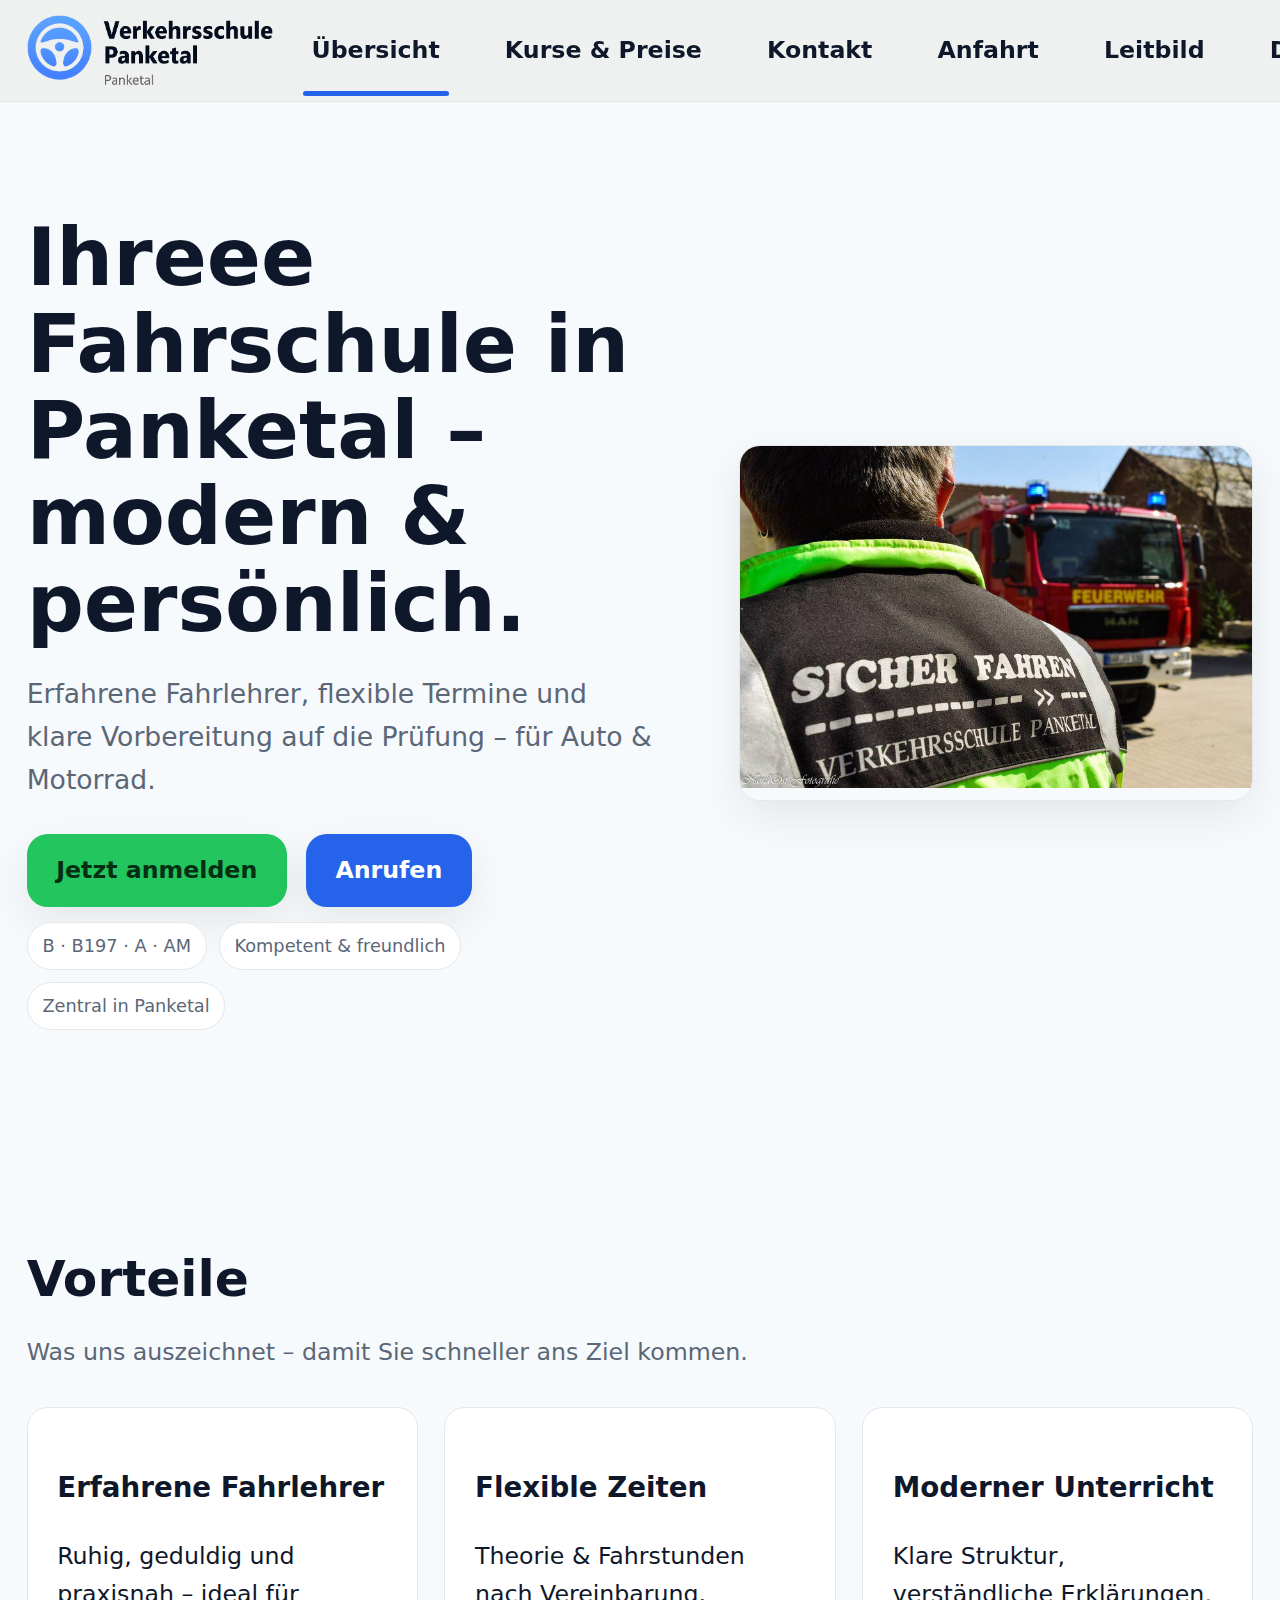
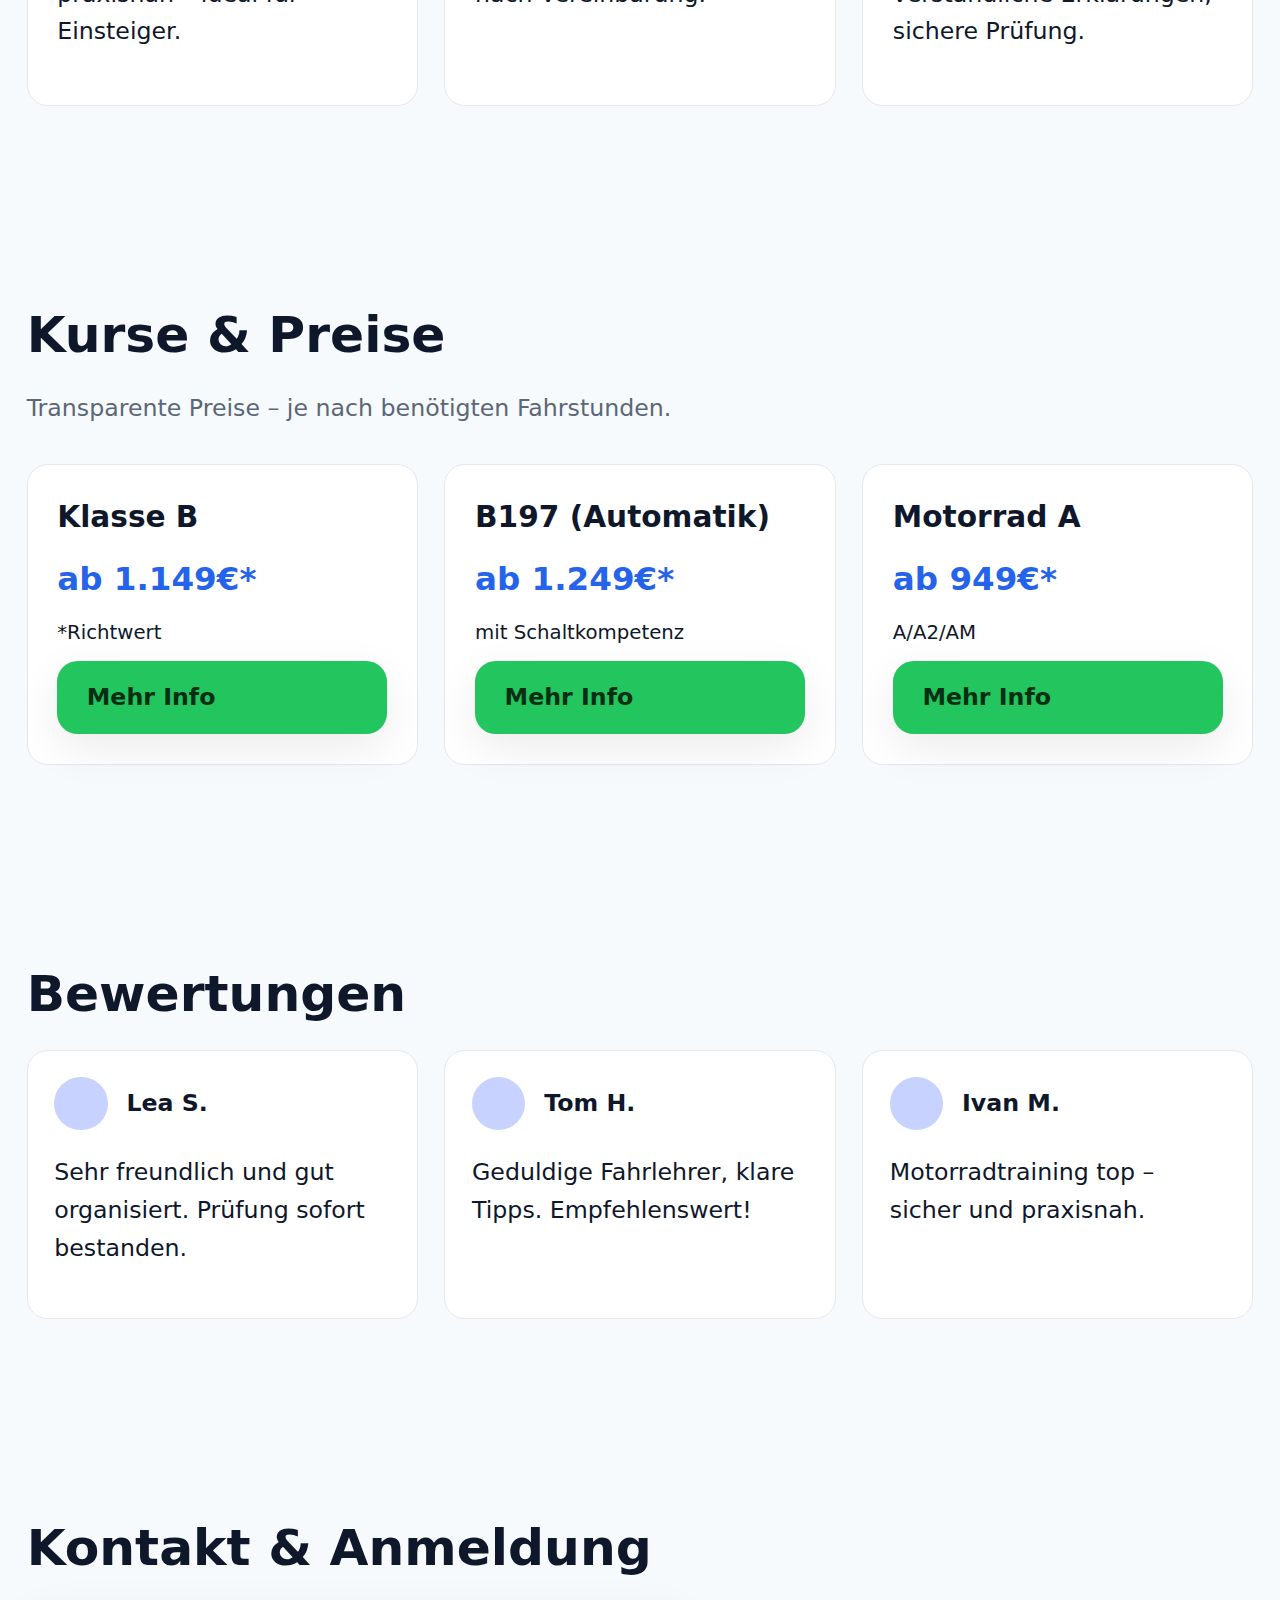
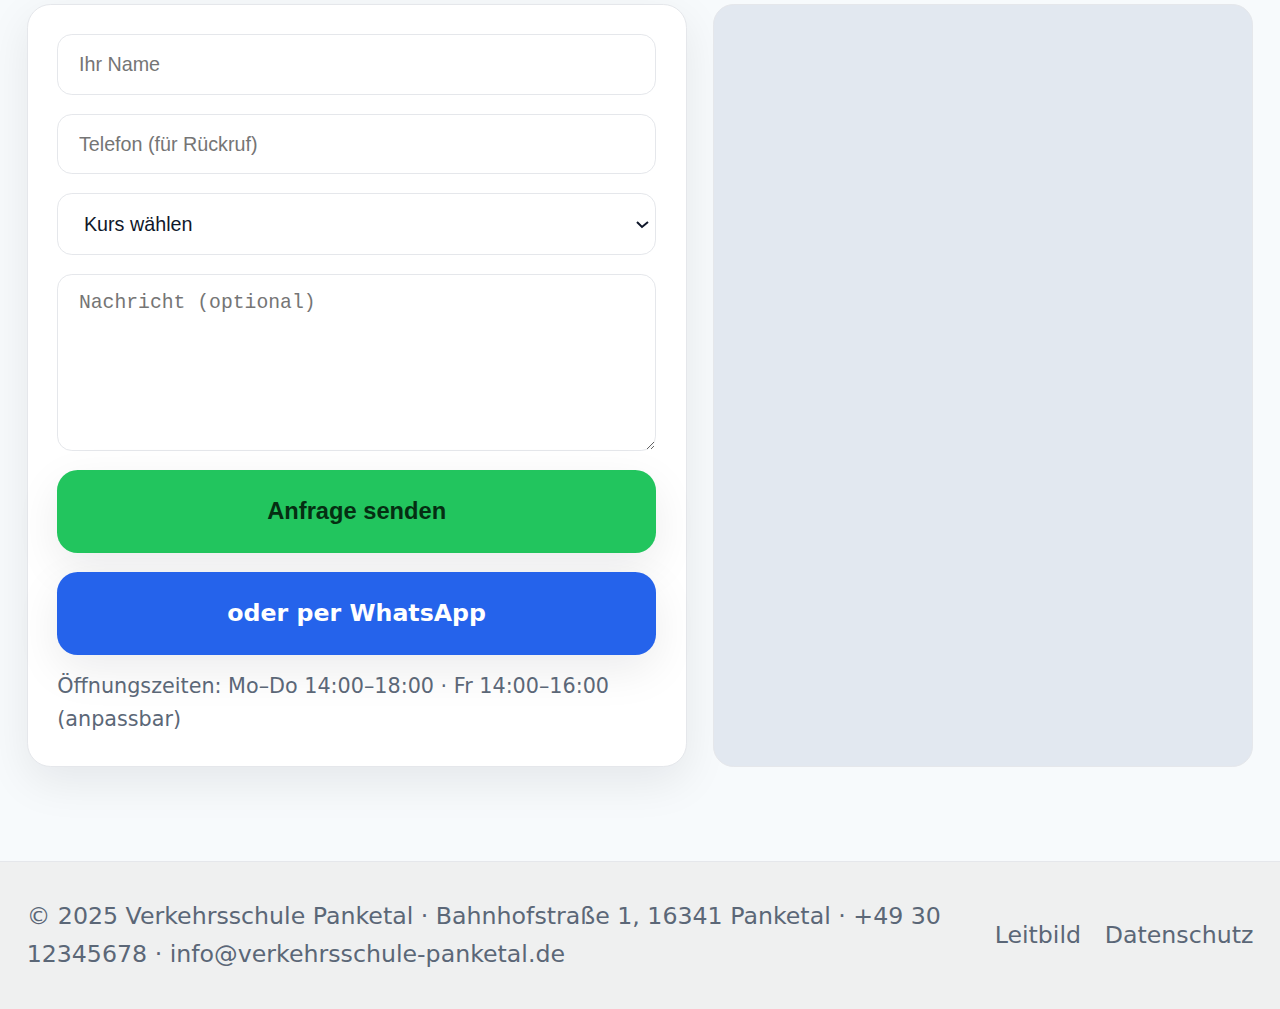
<file: index.html>
<!DOCTYPE html>
<html lang="de">

<head>
  <meta charset="utf-8">
  <meta name="viewport" content="width=device-width, initial-scale=1">
  <title>Übersicht – Verkehrsschule Panketal</title>
  <meta name="description" content="Verkehrsschule Panketal – Moderne Fahrschule in Panketal.">
  <link rel="stylesheet" href="assets/css/base.css">
  <link rel="stylesheet" href="assets/css/home.css">
  <link rel="icon" href="assets/img/favicon.png">
</head>

<body>
  <header class="header">
    <div class="container nav">
      <a class="brand" href="index.html">
        <div class="brand__logo">
          <img src="assets/img/logo-new.png" alt="Verkehrsschule Panketal">
        </div>
      </a>
      <nav class="nav__links">
        <a href="index.html">Übersicht</a>
        <a href="kurse.html">Kurse & Preise</a>
        <a href="kontakt.html">Kontakt</a>
        <a href="anfahrt.html">Anfahrt</a>
        <a href="leitbild.html">Leitbild</a>
        <a href="datenschutz.html">Datenschutz</a>
        <a class="btn btn--secondary" href="tel:+493012345678">Anrufen</a>
        <a class="btn btn--primary" href="#" onclick="waMessage()">WhatsApp</a>
      </nav>
      <button class="mobile-toggle">
        <svg fill="none" stroke-width="2" viewBox="0 0 24 24">
          <path stroke-linecap="round" stroke-linejoin="round" d="M4 6h16M4 12h16M4 18h16" />
        </svg>
        Menü
      </button>

    </div>
  </header>
  <main>
    <div class="container">

      <section class="hero">
        <div class="hero__wrap">
          <div>
            <h1 class="hero__title">Ihreee Fahrschule in Panketal – modern & persönlich.</h1>
            <p class="hero__subtitle">Erfahrene Fahrlehrer, flexible Termine und klare Vorbereitung auf die Prüfung –
              für Auto & Motorrad.</p>
            <div style="display:flex; gap:.8rem; flex-wrap:wrap">
              <a class="btn btn--primary" href="#kontakt">Jetzt anmelden</a>
              <a class="btn btn--secondary" href="tel:+493012345678">Anrufen</a>
            </div>
            <div class="badges">
              <span class="badge">B · B197 · A · AM</span>
              <span class="badge">Kompetent & freundlich</span>
              <span class="badge">Zentral in Panketal</span>
            </div>
          </div>
          <div class="hero__media">
            <img src="assets/img/hero.jpg" alt="Verkehrsschule Panketal – Autos & Motorräder">
          </div>
        </div>
      </section>

      <section class="section" id="vorteile">
        <h2 class="section__title">Vorteile</h2>
        <p class="section__desc">Was uns auszeichnet – damit Sie schneller ans Ziel kommen.</p>
        <div class="grid-3">
          <div class="feature">
            <h3>Erfahrene Fahrlehrer</h3>
            <p>Ruhig, geduldig und praxisnah – ideal für Einsteiger.</p>
          </div>
          <div class="feature">
            <h3>Flexible Zeiten</h3>
            <p>Theorie & Fahrstunden nach Vereinbarung.</p>
          </div>
          <div class="feature">
            <h3>Moderner Unterricht</h3>
            <p>Klare Struktur, verständliche Erklärungen, sichere Prüfung.</p>
          </div>
        </div>
      </section>

      <section class="section" id="kurse">
        <h2 class="section__title">Kurse & Preise</h2>
        <p class="section__desc">Transparente Preise – je nach benötigten Fahrstunden.</p>
        <div class="grid-3">
          <div class="kurs">
            <h3>Klasse B</h3>
            <div class="price">ab 1.149€*</div><small>*Richtwert</small><a class="btn btn--primary"
              href="kurse.html#b">Mehr Info</a>
          </div>
          <div class="kurs">
            <h3>B197 (Automatik)</h3>
            <div class="price">ab 1.249€*</div><small>mit Schaltkompetenz</small><a class="btn btn--primary"
              href="kurse.html#b197">Mehr Info</a>
          </div>
          <div class="kurs">
            <h3>Motorrad A</h3>
            <div class="price">ab 949€*</div><small>A/A2/AM</small><a class="btn btn--primary" href="kurse.html#a">Mehr
              Info</a>
          </div>
        </div>
      </section>

      <section class="section" id="bewertungen">
        <h2 class="section__title">Bewertungen</h2>
        <div class="reviews">
          <div class="review">
            <div class="who"><span class="avatar"></span><strong>Lea S.</strong></div>
            <p>Sehr freundlich und gut organisiert. Prüfung sofort bestanden.</p>
          </div>
          <div class="review">
            <div class="who"><span class="avatar"></span><strong>Tom H.</strong></div>
            <p>Geduldige Fahrlehrer, klare Tipps. Empfehlenswert!</p>
          </div>
          <div class="review">
            <div class="who"><span class="avatar"></span><strong>Ivan M.</strong></div>
            <p>Motorradtraining top – sicher und praxisnah.</p>
          </div>
        </div>
      </section>

      <section class="section" id="kontakt">
        <h2 class="section__title">Kontakt & Anmeldung</h2>
        <div class="contact">
          <div class="card">
            <form id="contact-form" class="form">
              <input class="input" name="name" placeholder="Ihr Name" required>
              <input class="input" name="telefon" placeholder="Telefon (für Rückruf)" required>
              <select class="select" name="kurs" required>
                <option value="">Kurs wählen</option>
                <option>B</option>
                <option>B197</option>
                <option>A</option>
                <option>AM</option>
              </select>
              <textarea class="textarea" name="nachricht" placeholder="Nachricht (optional)"></textarea>
              <button class="btn btn--primary" type="submit">Anfrage senden</button>
              <a class="btn btn--secondary" href="#" onclick="waMessage()">oder per WhatsApp</a>
            </form>
            <div style="margin-top:10px; color:var(--muted); font-size:14px">
              Öffnungszeiten: Mo–Do 14:00–18:00 · Fr 14:00–16:00 (anpassbar)
            </div>
          </div>
          <div class="map">
            <iframe title="Karte" width="100%" height="100%" style="border:0" loading="lazy"
              referrerpolicy="no-referrer-when-downgrade"
              src="https://www.google.com/maps/embed?pb=!1m18!1m12!1m3!1d10341.257!2d13.528!3d52.635!2m3!1f0!2f0!3f0!3m2!1i1024!2i768!4f13.1!3m3!1m2!1s0x47a850a5d3e3abf7%3A0x0!2sPanketal!5e0!3m2!1sde!2sde!4v0000000"></iframe>
          </div>
        </div>
      </section>

    </div>
  </main>
  <footer class="footer">
    <div class="container footer__grid">
      <div>
        © 2025 Verkehrsschule Panketal · Bahnhofstraße 1, 16341 Panketal ·
        <a href="tel:+493012345678">+49 30 12345678</a> ·
        <a href="mailto:info@verkehrsschule-panketal.de">info@verkehrsschule-panketal.de</a>
      </div>
      <div style="display:flex; gap:1rem">
        <a href="leitbild.html">Leitbild</a>
        <a href="datenschutz.html">Datenschutz</a>
      </div>
    </div>
  </footer>
  <script src="assets/js/base.js"></script>
  <script src="assets/js/home.js"></script>
</body>

</html>
</file>
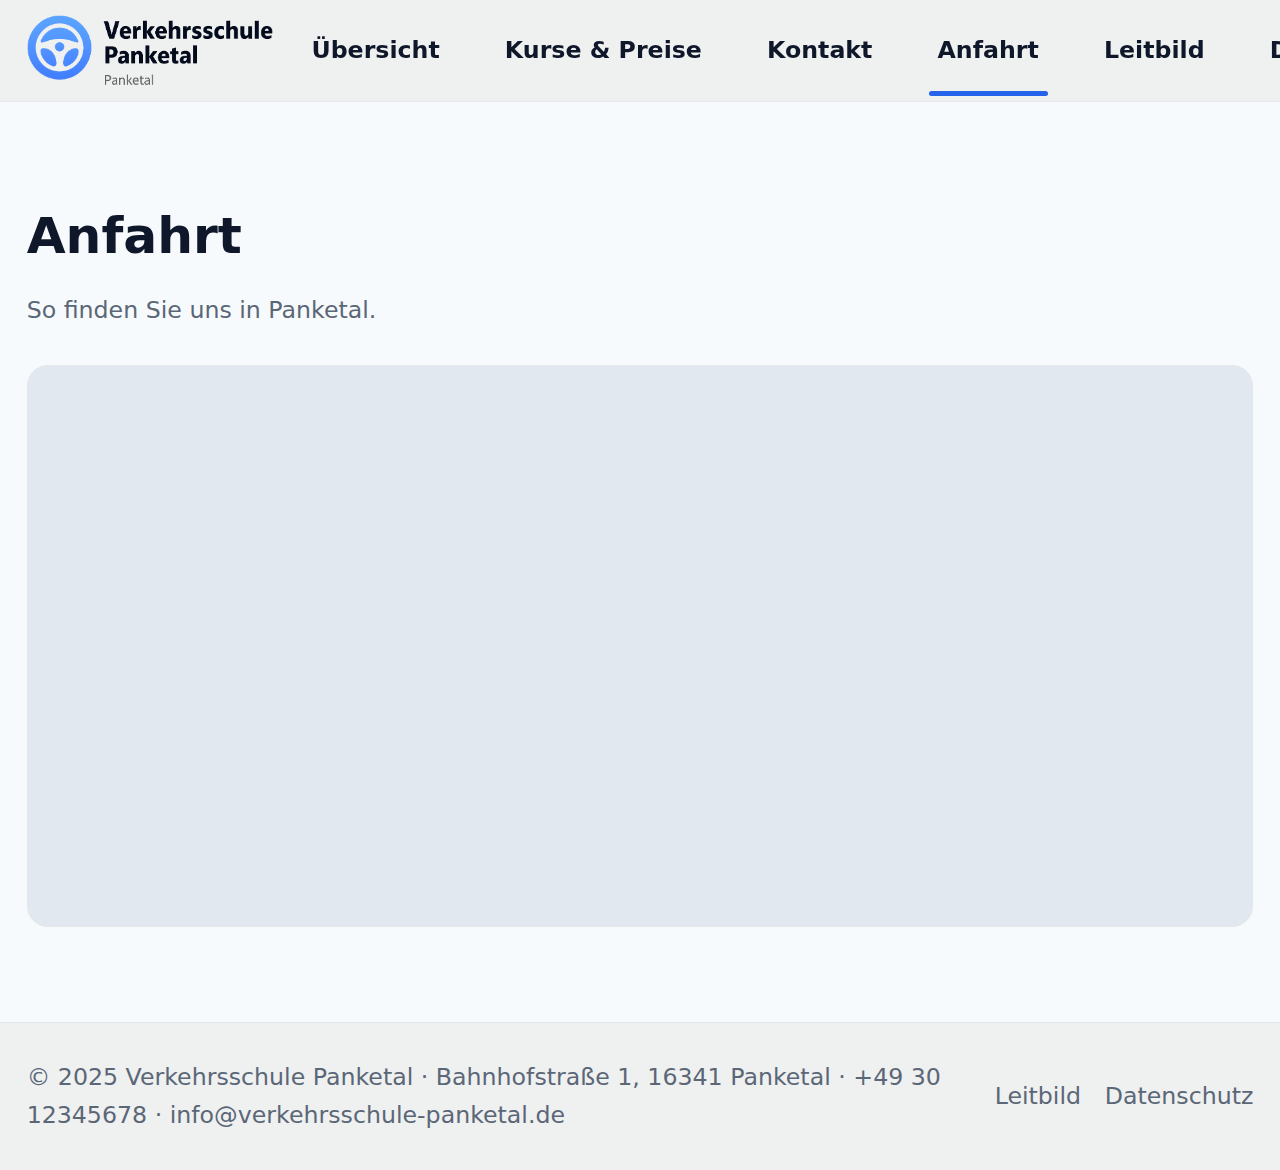
<file: anfahrt.html>
<!DOCTYPE html>
<html lang="de">

<head>
  <meta charset="utf-8">
  <meta name="viewport" content="width=device-width, initial-scale=1">
  <title>Anfahrt – Verkehrsschule Panketal</title>
  <meta name="description" content="Verkehrsschule Panketal – Moderne Fahrschule in Panketal.">
  <link rel="stylesheet" href="assets/css/base.css">
  <link rel="stylesheet" href="assets/css/anfahrt.css">
  <link rel="icon" href="assets/img/favicon.png">
</head>

<body>
  <header class="header">
    <div class="container nav">
      <a class="brand" href="index.html">
        <div class="brand__logo">
          <img src="assets/img/logo-new.png" alt="Verkehrsschule Panketal">
        </div>
      </a>
      <nav class="nav__links">
        <a href="index.html">Übersicht</a>
        <a href="kurse.html">Kurse & Preise</a>
        <a href="kontakt.html">Kontakt</a>
        <a href="anfahrt.html">Anfahrt</a>
        <a href="leitbild.html">Leitbild</a>
        <a href="datenschutz.html">Datenschutz</a>
        <a class="btn btn--secondary" href="tel:+493012345678">Anrufen</a>
        <a class="btn btn--primary" href="#" onclick="waMessage()">WhatsApp</a>
      </nav>
      <button class="mobile-toggle">
        <svg fill="none" stroke-width="2" viewBox="0 0 24 24">
          <path stroke-linecap="round" stroke-linejoin="round" d="M4 6h16M4 12h16M4 18h16" />
        </svg>
        Menü
      </button>
    </div>
  </header>
  <main>
    <div class="container">

      <section class="section">
        <h1 class="section__title">Anfahrt</h1>
        <p class="section__desc">So finden Sie uns in Panketal.</p>
        <div class="map" style="height:380px">
          <iframe title="Karte" width="100%" height="100%" style="border:0" loading="lazy"
            referrerpolicy="no-referrer-when-downgrade"
            src="https://www.google.com/maps/embed?pb=!1m18!1m12!1m3!1d10341.257!2d13.528!3d52.635!2m3!1f0!2f0!3f0!3m2!1i1024!2i768!4f13.1!3m3!1m2!1s0x47a850a5d3e3abf7%3A0x0!2sPanketal!5e0!3m2!1sde!2sde!4v0000000"></iframe>
        </div>
      </section>

    </div>
  </main>
  <footer class="footer">
    <div class="container footer__grid">
      <div>
        © 2025 Verkehrsschule Panketal · Bahnhofstraße 1, 16341 Panketal ·
        <a href="tel:+493012345678">+49 30 12345678</a> ·
        <a href="mailto:info@verkehrsschule-panketal.de">info@verkehrsschule-panketal.de</a>
      </div>
      <div style="display:flex; gap:1rem">
        <a href="leitbild.html">Leitbild</a>
        <a href="datenschutz.html">Datenschutz</a>
      </div>
    </div>
  </footer>
  <script src="assets/js/base.js"></script>
  <script src="assets/js/anfahrt.js"></script>
</body>

</html>
</file>
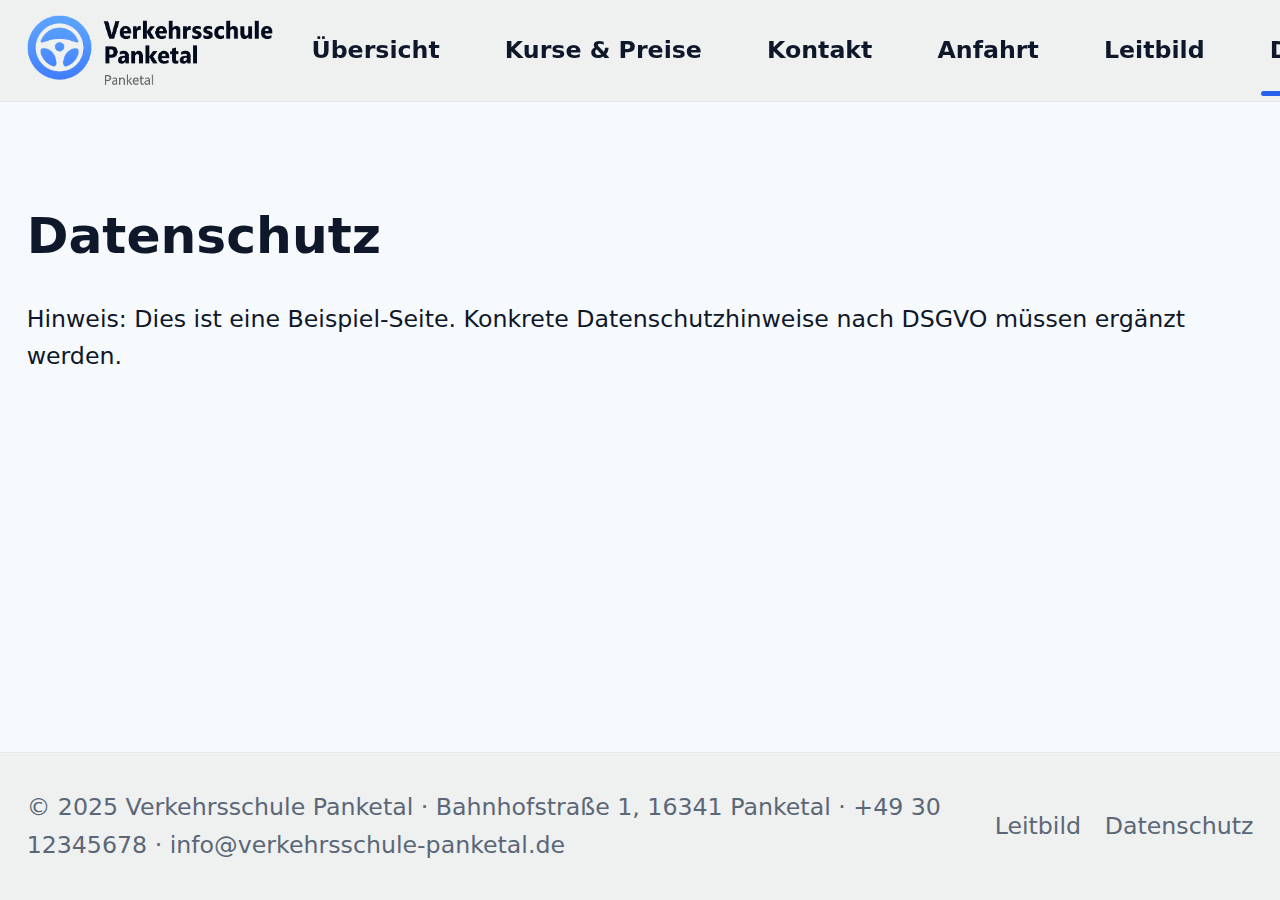
<file: datenschutz.html>
<!DOCTYPE html>
<html lang="de">

<head>
  <meta charset="utf-8">
  <meta name="viewport" content="width=device-width, initial-scale=1">
  <title>Datenschutz – Verkehrsschule Panketal</title>
  <meta name="description" content="Verkehrsschule Panketal – Moderne Fahrschule in Panketal.">
  <link rel="stylesheet" href="assets/css/base.css">
  <link rel="stylesheet" href="assets/css/legal.css">
  <link rel="icon" href="assets/img/favicon.png">
</head>

<body>
  <header class="header">
    <div class="container nav">
      <a class="brand" href="index.html">
        <div class="brand__logo">
          <img src="assets/img/logo-new.png" alt="Verkehrsschule Panketal">
        </div>
      </a>
      <nav class="nav__links">
        <a href="index.html">Übersicht</a>
        <a href="kurse.html">Kurse & Preise</a>
        <a href="kontakt.html">Kontakt</a>
        <a href="anfahrt.html">Anfahrt</a>
        <a href="leitbild.html">Leitbild</a>
        <a href="datenschutz.html">Datenschutz</a>
        <a class="btn btn--secondary" href="tel:+493012345678">Anrufen</a>
        <a class="btn btn--primary" href="#" onclick="waMessage()">WhatsApp</a>
      </nav>
      <button class="mobile-toggle">
        <svg fill="none" stroke-width="2" viewBox="0 0 24 24">
          <path stroke-linecap="round" stroke-linejoin="round" d="M4 6h16M4 12h16M4 18h16" />
        </svg>
        Menü
      </button>
    </div>
  </header>
  <main>
    <div class="container">

      <section class="section">
        <h1 class="section__title">Datenschutz</h1>
        <p>Hinweis: Dies ist eine Beispiel-Seite. Konkrete Datenschutzhinweise nach DSGVO müssen ergänzt werden.</p>
      </section>

    </div>
  </main>
  <footer class="footer">
    <div class="container footer__grid">
      <div>
        © 2025 Verkehrsschule Panketal · Bahnhofstraße 1, 16341 Panketal ·
        <a href="tel:+493012345678">+49 30 12345678</a> ·
        <a href="mailto:info@verkehrsschule-panketal.de">info@verkehrsschule-panketal.de</a>
      </div>
      <div style="display:flex; gap:1rem">
        <a href="leitbild.html">Leitbild</a>
        <a href="datenschutz.html">Datenschutz</a>
      </div>
    </div>
  </footer>
  <script src="assets/js/base.js"></script>
  <script src="assets/js/legal.js"></script>
</body>

</html>
</file>
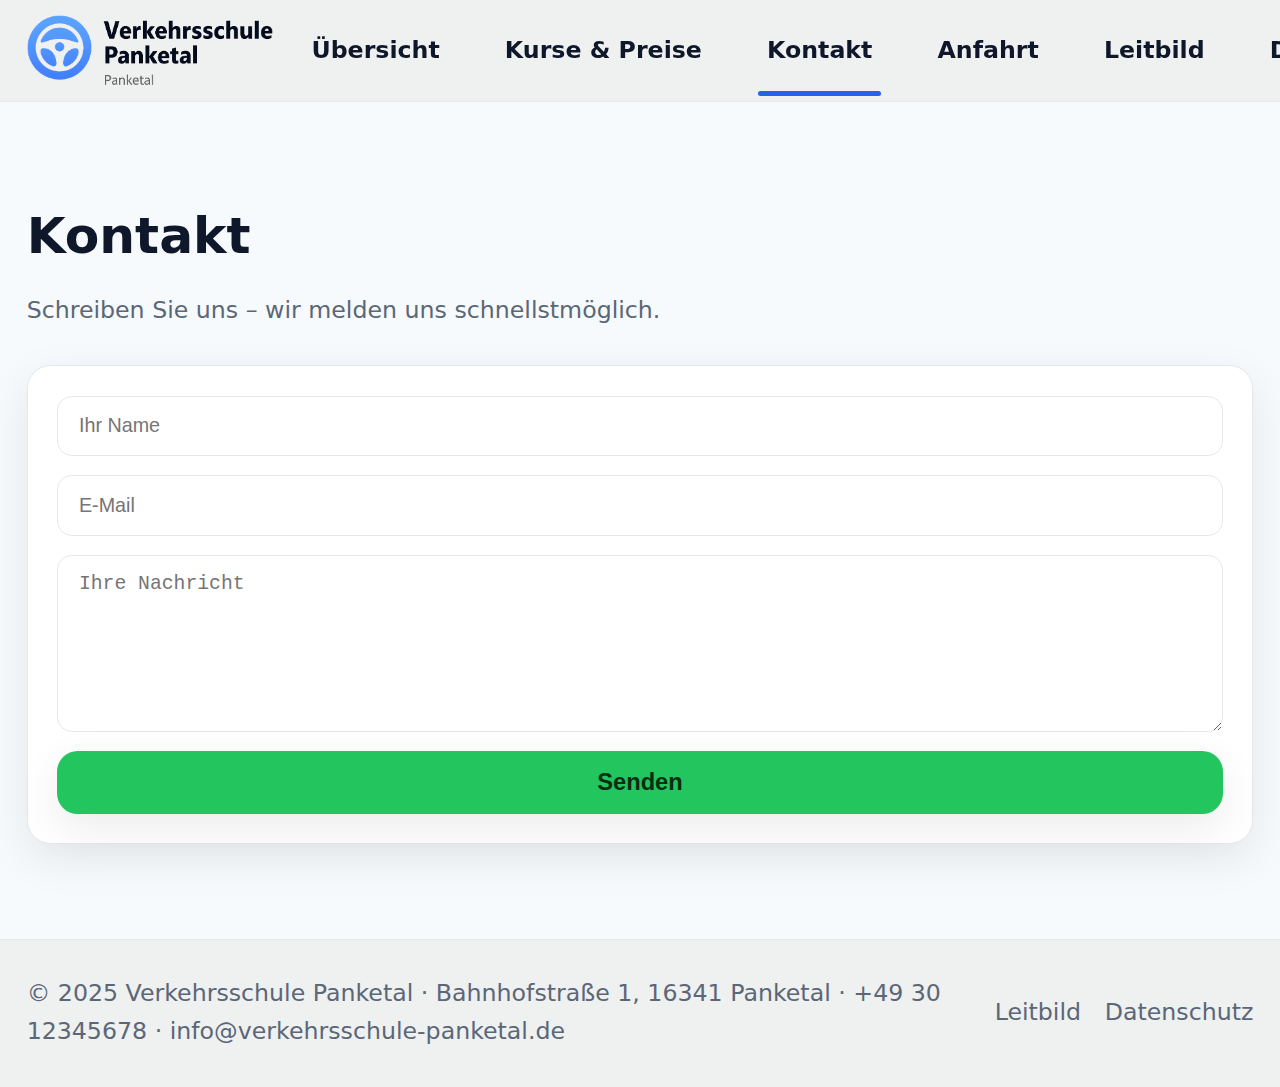
<file: kontakt.html>
<!DOCTYPE html>
<html lang="de">

<head>
  <meta charset="utf-8">
  <meta name="viewport" content="width=device-width, initial-scale=1">
  <title>Kontakt – Verkehrsschule Panketal</title>
  <meta name="description" content="Verkehrsschule Panketal – Moderne Fahrschule in Panketal.">
  <link rel="stylesheet" href="assets/css/base.css">
  <link rel="stylesheet" href="assets/css/kontakt.css">
  <link rel="icon" href="assets/img/favicon.png">
</head>

<body>
  <header class="header">
    <div class="container nav">
      <a class="brand" href="index.html">
        <div class="brand__logo">
          <img src="assets/img/logo-new.png" alt="Verkehrsschule Panketal">
        </div>
      </a>
      <nav class="nav__links">
        <a href="index.html">Übersicht</a>
        <a href="kurse.html">Kurse & Preise</a>
        <a href="kontakt.html">Kontakt</a>
        <a href="anfahrt.html">Anfahrt</a>
        <a href="leitbild.html">Leitbild</a>
        <a href="datenschutz.html">Datenschutz</a>
        <a class="btn btn--secondary" href="tel:+493012345678">Anrufen</a>
        <a class="btn btn--primary" href="#" onclick="waMessage()">WhatsApp</a>
      </nav>
      <button class="mobile-toggle">
        <svg fill="none" stroke-width="2" viewBox="0 0 24 24">
          <path stroke-linecap="round" stroke-linejoin="round" d="M4 6h16M4 12h16M4 18h16" />
        </svg>
        Menü
      </button>
    </div>
  </header>
  <main>
    <div class="container">

      <section class="section">
        <h1 class="section__title">Kontakt</h1>
        <p class="section__desc">Schreiben Sie uns – wir melden uns schnellstmöglich.</p>
        <div class="card">
          <form class="form">
            <input class="input" name="name" placeholder="Ihr Name" required>
            <input class="input" name="email" placeholder="E-Mail" type="email" required>
            <textarea class="textarea" name="nachricht" placeholder="Ihre Nachricht" required></textarea>
            <button class="btn btn--primary" type="submit">Senden</button>
          </form>
        </div>
      </section>

    </div>
  </main>
  <footer class="footer">
    <div class="container footer__grid">
      <div>
        © 2025 Verkehrsschule Panketal · Bahnhofstraße 1, 16341 Panketal ·
        <a href="tel:+493012345678">+49 30 12345678</a> ·
        <a href="mailto:info@verkehrsschule-panketal.de">info@verkehrsschule-panketal.de</a>
      </div>
      <div style="display:flex; gap:1rem">
        <a href="leitbild.html">Leitbild</a>
        <a href="datenschutz.html">Datenschutz</a>
      </div>
    </div>
  </footer>
  <script src="assets/js/base.js"></script>
  <script src="assets/js/kontakt.js"></script>
</body>

</html>
</file>
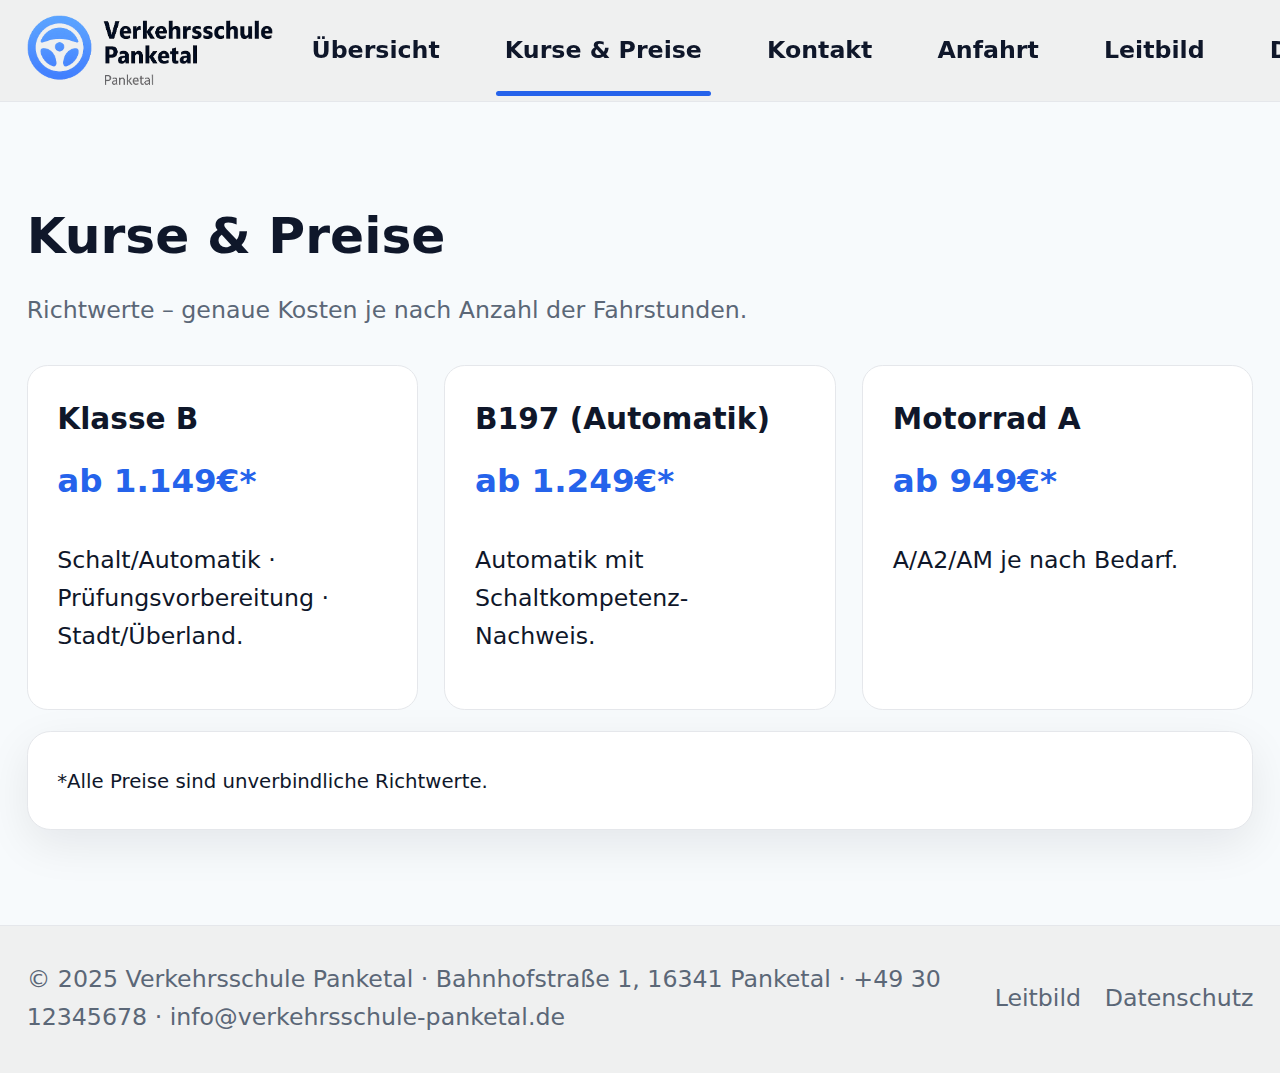
<file: kurse.html>
<!DOCTYPE html>
<html lang="de">

<head>
  <meta charset="utf-8">
  <meta name="viewport" content="width=device-width, initial-scale=1">
  <title>Kurse & Preise – Verkehrsschule Panketal</title>
  <meta name="description" content="Verkehrsschule Panketal – Moderne Fahrschule in Panketal.">
  <link rel="stylesheet" href="assets/css/base.css">
  <link rel="stylesheet" href="assets/css/leitbild.css">
  <link rel="icon" href="assets/img/favicon.png">
</head>

<body>
  <header class="header">
    <div class="container nav">
      <a class="brand" href="index.html">
        <div class="brand__logo">
          <img src="assets/img/logo-new.png" alt="Verkehrsschule Panketal">
        </div>
      </a>
      <nav class="nav__links">
        <a href="index.html">Übersicht</a>
        <a href="kurse.html">Kurse & Preise</a>
        <a href="kontakt.html">Kontakt</a>
        <a href="anfahrt.html">Anfahrt</a>
        <a href="leitbild.html">Leitbild</a>
        <a href="datenschutz.html">Datenschutz</a>
        <a class="btn btn--secondary" href="tel:+493012345678">Anrufen</a>
        <a class="btn btn--primary" href="#" onclick="waMessage()">WhatsApp</a>
      </nav>
      <button class="mobile-toggle">
        <svg fill="none" stroke-width="2" viewBox="0 0 24 24">
          <path stroke-linecap="round" stroke-linejoin="round" d="M4 6h16M4 12h16M4 18h16" />
        </svg>
        Menü
      </button>
    </div>
  </header>
  <main>
    <div class="container">

      <section class="section">
        <h1 class="section__title">Kurse & Preise</h1>
        <p class="section__desc">Richtwerte – genaue Kosten je nach Anzahl der Fahrstunden.</p>
        <div class="grid-3">
          <div class="kurs" id="b">
            <h3>Klasse B</h3>
            <div class="price">ab 1.149€*</div>
            <p>Schalt/Automatik · Prüfungsvorbereitung · Stadt/Überland.</p>
          </div>
          <div class="kurs" id="b197">
            <h3>B197 (Automatik)</h3>
            <div class="price">ab 1.249€*</div>
            <p>Automatik mit Schaltkompetenz-Nachweis.</p>
          </div>
          <div class="kurs" id="a">
            <h3>Motorrad A</h3>
            <div class="price">ab 949€*</div>
            <p>A/A2/AM je nach Bedarf.</p>
          </div>
        </div>
        <div class="card" style="margin-top:14px">
          <small>*Alle Preise sind unverbindliche Richtwerte.</small>
        </div>
      </section>

    </div>
  </main>
  <footer class="footer">
    <div class="container footer__grid">
      <div>
        © 2025 Verkehrsschule Panketal · Bahnhofstraße 1, 16341 Panketal ·
        <a href="tel:+493012345678">+49 30 12345678</a> ·
        <a href="mailto:info@verkehrsschule-panketal.de">info@verkehrsschule-panketal.de</a>
      </div>
      <div style="display:flex; gap:1rem">
        <a href="leitbild.html">Leitbild</a>
        <a href="datenschutz.html">Datenschutz</a>
      </div>
    </div>
  </footer>
  <script src="assets/js/base.js"></script>
  <script src="assets/js/leitbild.js"></script>
</body>

</html>
</file>
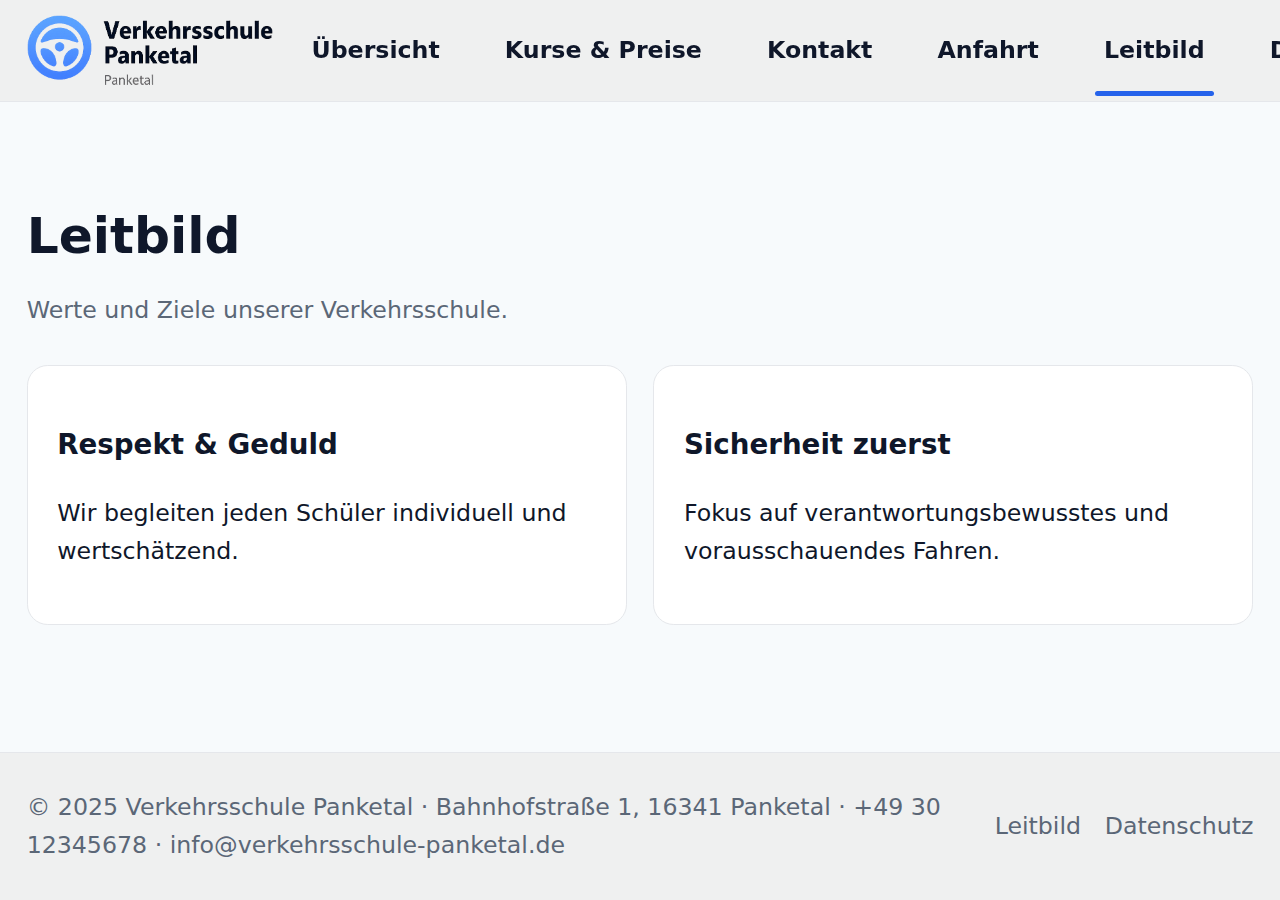
<file: leitbild.html>
<!DOCTYPE html>
<html lang="de">

<head>
  <meta charset="utf-8">
  <meta name="viewport" content="width=device-width, initial-scale=1">
  <title>Leitbild – Verkehrsschule Panketal</title>
  <meta name="description" content="Verkehrsschule Panketal – Moderne Fahrschule in Panketal.">
  <link rel="stylesheet" href="assets/css/base.css">
  <link rel="stylesheet" href="assets/css/leitbild.css">
  <link rel="icon" href="assets/img/favicon.png">
</head>

<body>
  <header class="header">
    <div class="container nav">
      <a class="brand" href="index.html">
        <div class="brand__logo">
          <img src="assets/img/logo-new.png" alt="Verkehrsschule Panketal">
        </div>
      </a>
      <nav class="nav__links">
        <a href="index.html">Übersicht</a>
        <a href="kurse.html">Kurse & Preise</a>
        <a href="kontakt.html">Kontakt</a>
        <a href="anfahrt.html">Anfahrt</a>
        <a href="leitbild.html">Leitbild</a>
        <a href="datenschutz.html">Datenschutz</a>
        <a class="btn btn--secondary" href="tel:+493012345678">Anrufen</a>
        <a class="btn btn--primary" href="#" onclick="waMessage()">WhatsApp</a>
      </nav>
      <button class="mobile-toggle">
        <svg fill="none" stroke-width="2" viewBox="0 0 24 24">
          <path stroke-linecap="round" stroke-linejoin="round" d="M4 6h16M4 12h16M4 18h16" />
        </svg>
        Menü
      </button>
    </div>
  </header>
  <main>
    <div class="container">

      <section class="section">
        <h1 class="section__title">Leitbild</h1>
        <p class="section__desc">Werte und Ziele unserer Verkehrsschule.</p>
        <div class="grid-2">
          <div class="feature">
            <h3>Respekt & Geduld</h3>
            <p>Wir begleiten jeden Schüler individuell und wertschätzend.</p>
          </div>
          <div class="feature">
            <h3>Sicherheit zuerst</h3>
            <p>Fokus auf verantwortungsbewusstes und vorausschauendes Fahren.</p>
          </div>
        </div>
      </section>

    </div>
  </main>
  <footer class="footer">
    <div class="container footer__grid">
      <div>
        © 2025 Verkehrsschule Panketal · Bahnhofstraße 1, 16341 Panketal ·
        <a href="tel:+493012345678">+49 30 12345678</a> ·
        <a href="mailto:info@verkehrsschule-panketal.de">info@verkehrsschule-panketal.de</a>
      </div>
      <div style="display:flex; gap:1rem">
        <a href="leitbild.html">Leitbild</a>
        <a href="datenschutz.html">Datenschutz</a>
      </div>
    </div>
  </footer>
  <script src="assets/js/base.js"></script>
  <script src="assets/js/leitbild.js"></script>
</body>

</html>
</file>
<file: assets/css/base.css>
:root {
  --bg: #f7fafc;
  --surface: #ffffff;
  --muted: #5b6777;
  --text: #0f172a;
  --accent: #2563eb;
  --accent-2: #16a34a;
  --ring: rgba(37, 99, 235, .35);
  --border: #e5e7eb;
  --shadow: 0 10px 30px rgba(2, 8, 23, .08);
}

* {
  box-sizing: border-box
}

html{
  height: 100%;
  font-size: 16px;
  -webkit-text-size-adjust: 100%;
}
body {
  min-height: 100%;
  margin: 0;
  line-height: 1.6;
  display: flex;
  flex-direction: column;
}

body {
  font-family: Inter, ui-sans-serif, system-ui, -apple-system, Segoe UI, Roboto, Ubuntu, "Helvetica Neue", Arial;
  background: var(--bg);
  color: var(--text);
  line-height: 1.6;
}

main {
  flex: 1 0 auto;
}

.container {
  max-width: 1140px;
  width: 100%;
  margin: 0 auto;
  padding: 0 18px;
}

.header {
  position: sticky;
  top: 0;
  z-index: 50;
  backdrop-filter: blur(8px);
  background: rgba(238, 238, 238, 0.86);
  border-bottom: 1px solid var(--border);
}

.nav {
  display: flex;
  align-items: center;
  justify-content: space-between;
  padding: 10px 18px;
}

.brand {
  display: flex;
  align-items: center;
  gap: .75rem;
  text-decoration: none;
  color: var(--text);
}

.brand__logo img {
  display: block;
  height: 48px;
  /* або твоя висота */
  width: auto;
  margin-right: 20px;
}



.brand__name {
  font-weight: 800;
  letter-spacing: .2px;
  line-height: 1.1;
}

.brand__sub {
  color: var(--muted);
  font-size: 12px
}

.nav__links {
  display: flex;
  gap: .6rem;
  align-items: center;
}

.nav__links a {
  color: var(--text);
  text-decoration: none;
  padding: 10px 14px;
  border-radius: 12px;
  border: 1px solid var(--border);
  transition: all .2s ease;
  font-weight: 600;
  background: var(--surface);
}

.nav__links a:hover {
  transform: translateY(-1px);
  background: #f1f5f9;
}

.btn {
  border: none;
  cursor: pointer;
  font-weight: 700;
  padding: 12px 18px;
  border-radius: 12px;
  transition: .2s;
  text-decoration: none;
  display: inline-flex;
  gap: .5rem;
  align-items: center;
}

.btn--primary {
  background: var(--accent);
  color: #fff;
  box-shadow: var(--shadow)
}

.btn--secondary {
  background: var(--accent-2);
  color: #052e12
}

.btn:hover {
  transform: translateY(-1px);
  filter: brightness(1.03)
}

.btn:focus {
  outline: 2px solid var(--ring);
  outline-offset: 2px
}

.hero {
  padding: clamp(32px, 6vw, 80px) 0;
}

.hero__wrap {
  display: grid;
  grid-template-columns: 1.1fr .9fr;
  gap: clamp(24px, 5vw, 56px);
  align-items: center;
}

.hero__title {
  font-size: clamp(30px, 5vw, 54px);
  line-height: 1.08;
  margin: 0 0 12px 0;
  font-weight: 900;
}

.hero__subtitle {
  font-size: clamp(16px, 2.4vw, 18px);
  color: var(--muted);
  margin-bottom: 22px
}

.card {
  background: var(--surface);
  border: 1px solid var(--border);
  border-radius: 16px;
  padding: 20px;
  box-shadow: var(--shadow);
}

.badges {
  display: flex;
  gap: .5rem;
  flex-wrap: wrap;
  margin-top: 10px
}

.badge {
  font-size: 12px;
  padding: 6px 10px;
  border-radius: 999px;
  border: 1px solid var(--border);
  color: var(--muted);
  background: #fff
}

.section {
  padding: clamp(36px, 5vw, 72px) 0
}

.section__title {
  font-size: clamp(22px, 3.2vw, 34px);
  margin: 0 0 10px 0;
  font-weight: 800
}

.section__desc {
  color: var(--muted);
  margin: 0 0 24px 0
}

.grid-3 {
  display: grid;
  grid-template-columns: repeat(3, 1fr);
  gap: 18px
}

.grid-2 {
  display: grid;
  grid-template-columns: repeat(2, 1fr);
  gap: 18px
}

.feature {
  padding: 20px;
  border-radius: 14px;
  border: 1px solid var(--border);
  background: var(--surface);
}

.kurs {
  display: flex;
  flex-direction: column;
  gap: .5rem;
  padding: 20px;
  border-radius: 14px;
  border: 1px solid var(--border);
  background: var(--surface);
}

.kurs h3 {
  margin: 0;
  font-size: 20px
}

.kurs .price {
  font-weight: 900;
  font-size: 22px;
  color: var(--accent)
}

.gallery {
  display: grid;
  grid-template-columns: repeat(4, 1fr);
  gap: 10px
}

.gallery img {
  width: 100%;
  height: 180px;
  object-fit: cover;
  border-radius: 12px;
  border: 1px solid var(--border);
  background: #e2e8f0
}

.reviews {
  display: grid;
  grid-template-columns: repeat(3, 1fr);
  gap: 18px
}

.review {
  padding: 18px;
  border-radius: 14px;
  border: 1px solid var(--border);
  background: var(--surface)
}

.review .who {
  display: flex;
  gap: .8rem;
  align-items: center;
  margin-bottom: .6rem
}

.avatar {
  width: 36px;
  height: 36px;
  border-radius: 50%;
  background: #c7d2fe;
  display: inline-block
}

.contact {
  display: grid;
  grid-template-columns: 1.1fr .9fr;
  gap: 18px;
  align-items: stretch;
}

.contact .btn--primary,
.contact .btn--secondary {
  display: flex;
  align-items: center;
  justify-content: center;
  min-height: 56px;
  padding: 0 20px;
  line-height: 1;
  text-align: center;
  width: 100%;
  box-sizing: border-box;
  font-size: 16px;
  font-weight: 700;
}


.map {
  border-radius: 14px;
  overflow: hidden;
  border: 1px solid var(--border);
  min-height: 320px;
  background: #e2e8f0
}

.form {
  display: flex;
  flex-direction: column;
  gap: .8rem
}

.input,
.select,
.textarea {
  width: 100%;
  border: 1px solid var(--border);
  background: #fff;
  color: var(--text);
  padding: 12px 14px;
  border-radius: 10px;
  outline: none
}

.input:focus,
.select:focus,
.textarea:focus {
  box-shadow: 0 0 0 4px var(--ring);
  border-color: var(--accent);
}

.textarea {
  min-height: 120px;
  resize: vertical
}

.footer {
  margin-top: auto;
  padding: 24px 0;
  border-top: 1px solid var(--border);
  color: var(--muted);
  background: rgba(238, 238, 238, 0.86);
}

.footer a {
  color: var(--muted);
  text-decoration: none
}

.footer__grid {
  display: grid;
  grid-template-columns: 1fr auto;
  align-items: center
}

.mobile-toggle {
  display: inline-flex;
  /* щоб іконка й текст були в рядок */
  align-items: center;
  gap: 6px;
  background-color: var(--accent);
  /* синій з :root */
  color: #fff;
  border: none;
  padding: 10px 14px;
  border-radius: 10px;
  font-weight: 600;
  box-shadow: 0 4px 10px rgba(0, 0, 0, 0.15);
  cursor: pointer;
}

/* Desktop: легкі вкладки + CTA справа */
/* DESKTOP NAV — як було на скріні */
@media (min-width:1201px) {

  /* ряд меню по всій ширині, рівні відступи */
  header.header .nav__links {
    display: flex !important;
    align-items: center;
    gap: 32px;
    width: 100%;
    flex-wrap: nowrap;
  }

  /* звичайні текстові пункти (без карток і рамок) */
  header.header .nav__links a:not(.btn) {
    background: transparent !important;
    border: none !important;
    padding: 12px 6px;
    color: var(--text);
    font-weight: 800;
    line-height: 1.1;
    white-space: nowrap;
    position: relative;
  }

  /* індикатор hover/active — акуратна підкреслююча лінія */
  header.header .nav__links a:not(.btn)::after {
    content: "";
    position: absolute;
    left: 0;
    right: 0;
    bottom: -10px;
    height: 3px;
    border-radius: 2px;
    background: transparent;
    transform: scaleX(0);
    transition: transform .2s ease, background-color .2s ease;
  }

  header.header .nav__links a:not(.btn):hover::after,
  header.header .nav__links a.is-active::after {
    background: var(--accent);
    transform: scaleX(1);
  }

  /* CTA праворуч */
  header.header .nav__links .btn:first-of-type {
    margin-left: auto;
  }

  /* стилі «пігулок» як на скріні */
  .btn {
    display: inline-flex;
    align-items: center;
    gap: .5rem;
    padding: 12px 20px;
    border-radius: 14px;
    text-decoration: none;
    font-weight: 700;
  }

  .btn--secondary {
    background: #2563eb !important;
    /* синій */
    color: #fff !important;
    box-shadow: var(--shadow);
  }

  /* Anrufen */
  .btn--primary {
    background: #22c55e !important;
    /* зелений */
    color: #052e12 !important;
    box-shadow: var(--shadow);
  }

  /* WhatsApp */

  /* на десктопі кнопку мобільного меню ховаємо */
  header.header .mobile-toggle {
    display: none !important;
  }
}


/* Mobile: меню + лейаут */
@media (max-width:1200px) {

  /* кнопка меню і прихований ряд */
  header.header .mobile-toggle {
    display: inline-flex !important;
  }

  header.header .nav__links {
    display: none !important;
  }

  header.header .container,
  header.header .nav {
    overflow-x: hidden;
    min-height: 80px;
  }

  /* випадаюче меню праворуч, не на всю ширину */
  header.header .nav__links.nav-open {
    display: flex !important;
    flex-direction: column;
    gap: .6rem;
    position: absolute;
    top: 64px;
    right: 16px;
    left: auto;
    background: rgba(255, 255, 255, .95);
    backdrop-filter: blur(10px);
    padding: 16px;
    border: 1px solid var(--border);
    border-radius: 16px;
    box-shadow: 0 10px 30px rgba(2, 8, 23, .15);
    z-index: 1000;
    width: 260px;
    align-items: stretch;
  }

  header.header .nav__links.nav-open a {
    display: flex;
    align-items: center;
    justify-content: center;
    height: 46px;
    border-radius: 10px;
    background: #fff;
    color: #0f172a;
    border: 1px solid var(--border);
    font-weight: 600;
    text-decoration: none;
    width: 100%;
  }

  header.header .nav__links.nav-open a[href*="tel"] {
    background: #28a745;
    color: #fff;
    border-color: transparent;
  }

  header.header .nav__links.nav-open a[href="#"] {
    background: #25D366;
    color: #fff;
    border-color: transparent;
  }

  /* лейаут сторінки */
  html,
  body {
    overflow-x: hidden;
  }

  .container {
    padding: 0 16px;
  }

  .hero {
    padding: 28px 0;
  }

  .hero__wrap {
    display: grid;
    grid-template-columns: 1fr;
    gap: 16px;
    align-items: start;
  }

  .hero__title {
    font-size: clamp(28px, 8vw, 36px);
    line-height: 1.15;
    margin-bottom: 8px;
  }

  .hero__subtitle {
    font-size: 15px;
    margin-bottom: 16px;
  }

  .hero__media {
    order: 2;
    border-radius: 12px;
    overflow: hidden;
  }

  .hero__media img {
    width: 100%;
    height: auto;
    object-fit: cover;
  }

  .hero .btn {
    width: 100%;
    justify-content: center;
  }

  .badges {
    gap: 8px;
  }

  .section {
    padding: 28px 0;
  }

  .grid-3,
  .grid-2 {
    grid-template-columns: 1fr;
    gap: 14px;
  }

  .gallery {
    grid-template-columns: repeat(2, 1fr);
    gap: 8px;
  }

  .gallery img {
    height: 130px;
  }

  .reviews {
    grid-template-columns: 1fr;
    gap: 14px;
  }

  .feature,
  .kurs {
    padding: 16px;
    border-radius: 12px;
  }

  .contact {
    grid-template-columns: 1fr;
    gap: 16px;
    align-items: stretch;
  }

  .map {
    order: 2;
    min-height: 280px;
    height: 280px;
  }

  .map iframe {
    width: 100%;
    height: 100%;
    display: block;
  }

  .section__title {
    font-size: clamp(20px, 6vw, 26px);
  }

  .section__desc {
    font-size: 15px;
  }
}

.mobile-toggle {
  display: inline-flex;
  align-items: center;
  gap: 6px;
  background-color: var(--accent) !important;
  /* синій завжди */
  color: #fff !important;
  /* білий текст */
  border: none !important;
  padding: 10px 14px;
  border-radius: 10px;
  font-weight: 600;
  box-shadow: 0 4px 10px rgba(0, 0, 0, 0.15);
  cursor: pointer;
}

/* при наведенні — трохи світліший синій */
.mobile-toggle:hover {
  background-color: #3b82f6 !important;
  color: #fff !important;
}

/* при натисканні — трохи темніший синій */
.mobile-toggle:active {
  background-color: #1d4ed8 !important;
  color: #fff !important;
}

/* якщо є стан "active" через JS — теж синій */
.mobile-toggle.active {
  background-color: var(--accent) !important;
  color: #fff !important;
}


.mobile-toggle svg {
  width: 18px;
  height: 18px;
  stroke: currentColor;
}

button[type="submit"] {
  display: flex;
  align-items: center;
  justify-content: center;
  font-weight: bold;
  font-size: 1rem;
}

/* Global visual scale + fallback */
/* Desktop-only scale (не чіпає мобілку) */
@media (min-width: 992px) {
  body { zoom: 1.48; } /* підбери: 1.12–1.25 */
}

/* Firefox fallback */
@supports not (zoom: 1) {
  @media (min-width: 992px) {
    body {
      transform: scale(1.48);
      transform-origin: top left;
      width: calc(100% / 1.48);
    }
    html, body { overflow-x: hidden; }
  }
}
</file>
<file: assets/css/home.css>
.hero__media{ border-radius:14px; overflow:hidden; border:1px solid var(--border); box-shadow:var(--shadow); }
.hero__media img{ width:100%; height:100%; object-fit:cover }
</file>
<file: assets/css/anfahrt.css>
/* page-specific styles */
</file>
<file: assets/css/legal.css>
/* shared legal pages styles */
</file>
<file: assets/css/kontakt.css>
/* page-specific styles */
</file>
<file: assets/css/leitbild.css>
/* page-specific styles */
</file>
